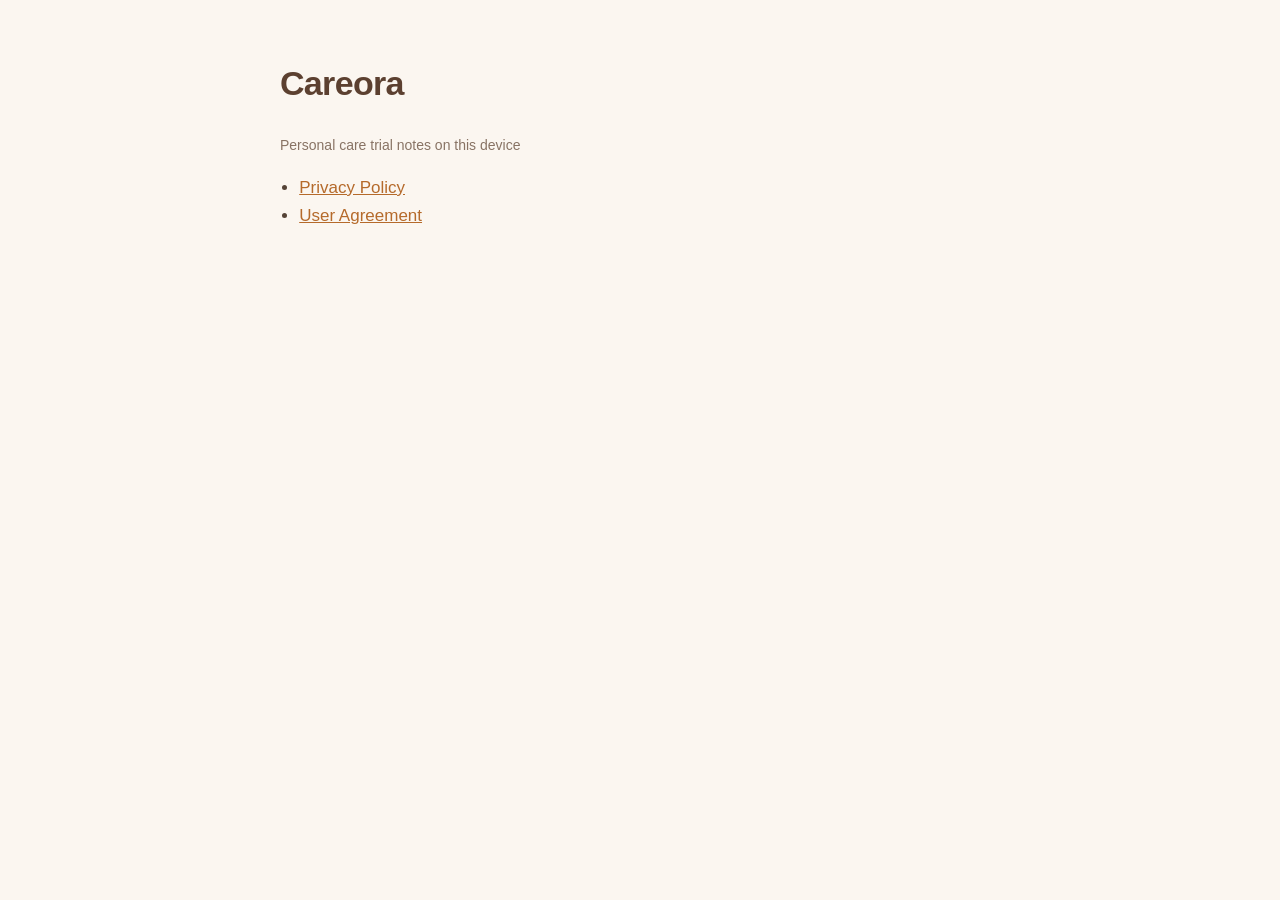
<file: index.html>
<!DOCTYPE html>
<html lang="en">
<head>
  <meta charset="utf-8">
  <meta name="viewport" content="width=device-width, initial-scale=1">
  <title>Careora Support</title>
  <link rel="stylesheet" href="legal.css">
</head>
<body>
  <main>
    <h1>Careora</h1>
    <p class="meta">Personal care trial notes on this device</p>
    <ul>
      <li><a href="privacy-policy.html">Privacy Policy</a></li>
      <li><a href="user-agreement.html">User Agreement</a></li>
    </ul>
  </main>
</body>
</html>
</file>
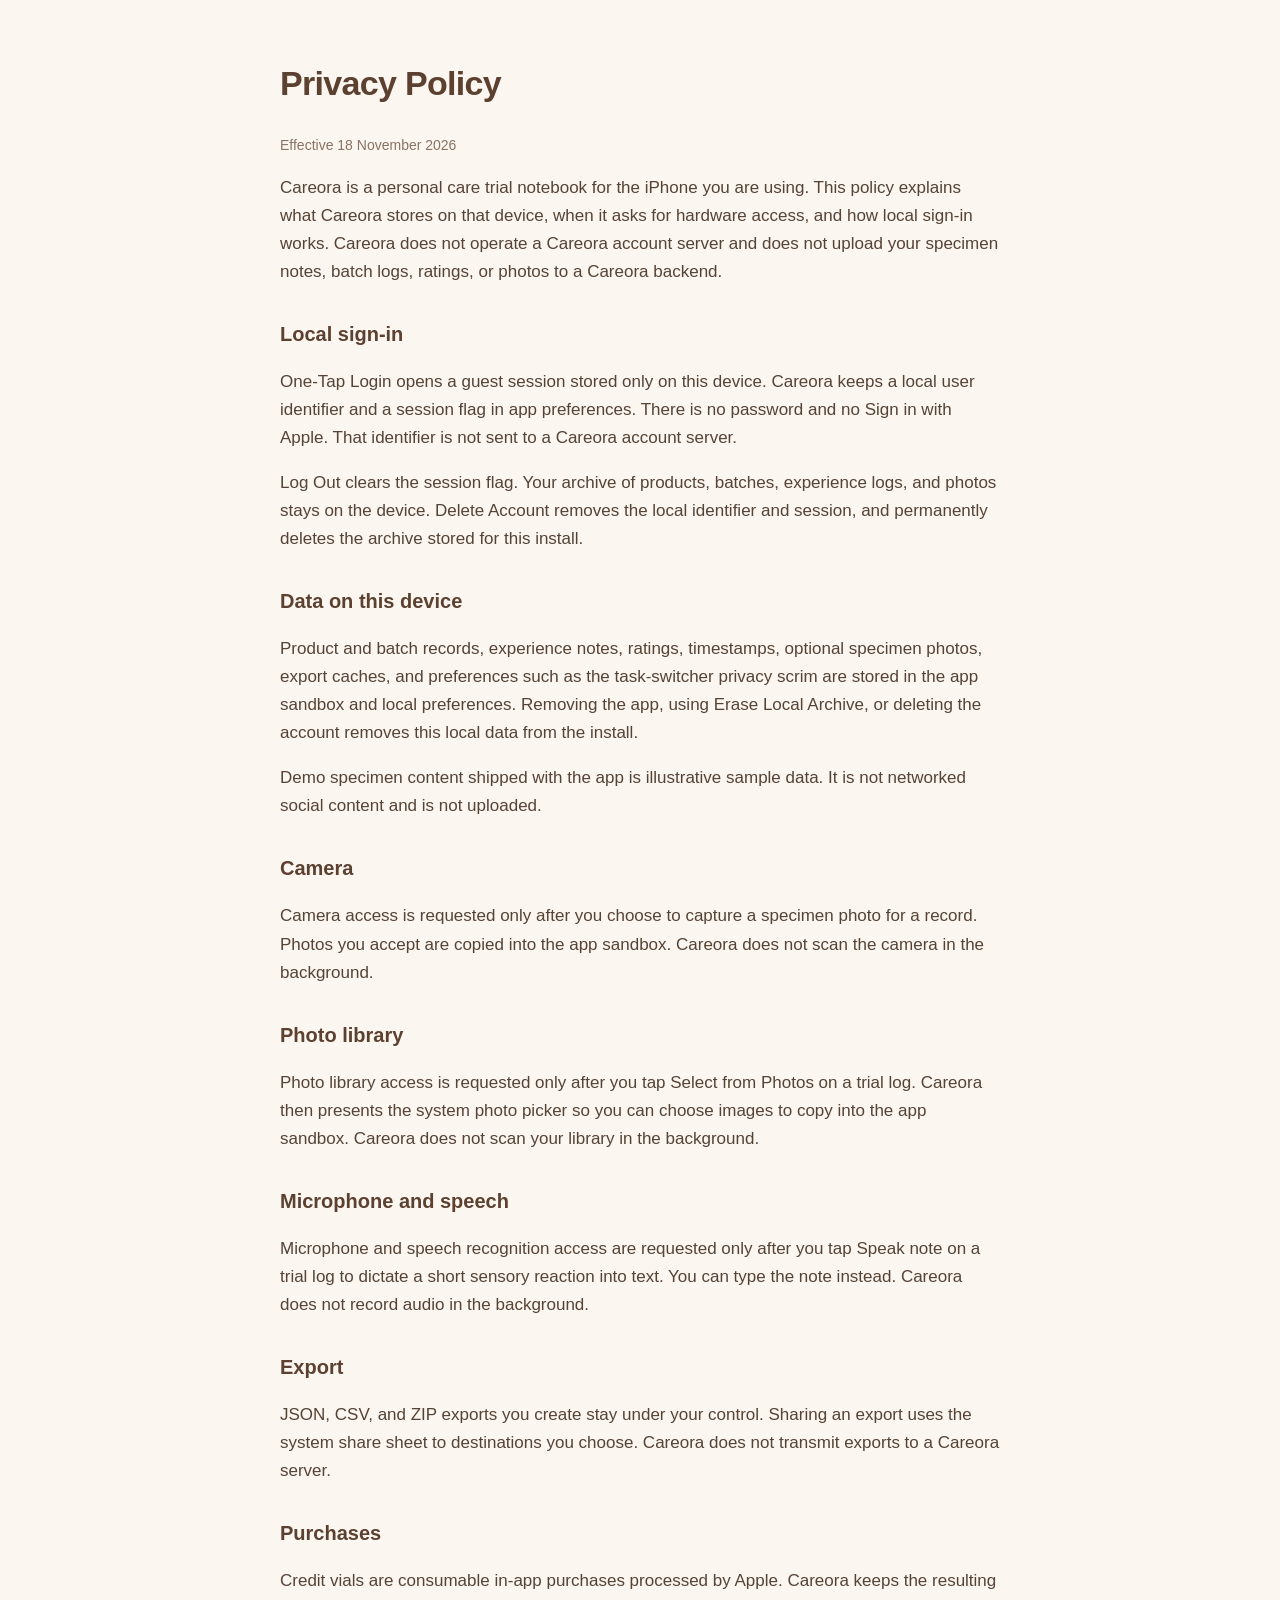
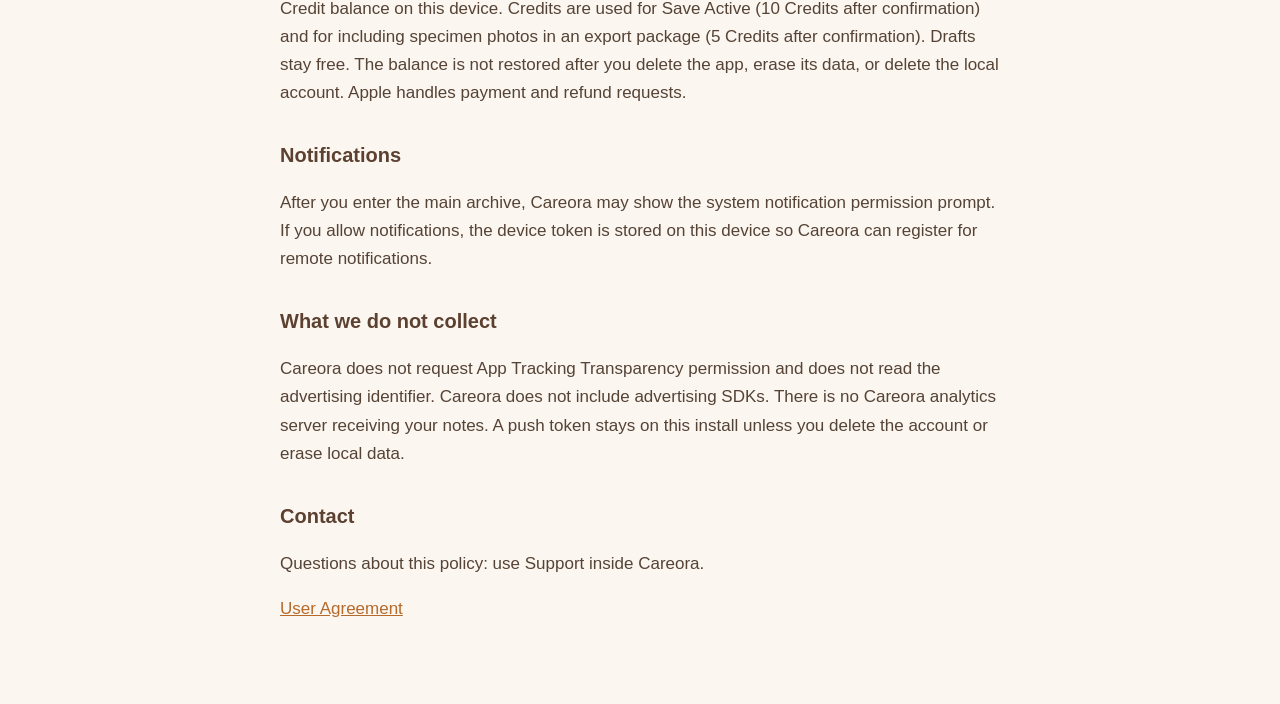
<file: privacy-policy.html>
<!DOCTYPE html>
<html lang="en">
<head>
  <meta charset="utf-8">
  <meta name="viewport" content="width=device-width, initial-scale=1">
  <title>Privacy Policy</title>
  <link rel="stylesheet" href="legal.css">
</head>
<body>
  <main>
    <h1>Privacy Policy</h1>
    <p class="meta">Effective 18 November 2026</p>
    <p>Careora is a personal care trial notebook for the iPhone you are using. This policy explains what Careora stores on that device, when it asks for hardware access, and how local sign-in works. Careora does not operate a Careora account server and does not upload your specimen notes, batch logs, ratings, or photos to a Careora backend.</p>

    <h2>Local sign-in</h2>
    <p>One-Tap Login opens a guest session stored only on this device. Careora keeps a local user identifier and a session flag in app preferences. There is no password and no Sign in with Apple. That identifier is not sent to a Careora account server.</p>
    <p>Log Out clears the session flag. Your archive of products, batches, experience logs, and photos stays on the device. Delete Account removes the local identifier and session, and permanently deletes the archive stored for this install.</p>

    <h2>Data on this device</h2>
    <p>Product and batch records, experience notes, ratings, timestamps, optional specimen photos, export caches, and preferences such as the task-switcher privacy scrim are stored in the app sandbox and local preferences. Removing the app, using Erase Local Archive, or deleting the account removes this local data from the install.</p>
    <p>Demo specimen content shipped with the app is illustrative sample data. It is not networked social content and is not uploaded.</p>

    <h2>Camera</h2>
    <p>Camera access is requested only after you choose to capture a specimen photo for a record. Photos you accept are copied into the app sandbox. Careora does not scan the camera in the background.</p>

    <h2>Photo library</h2>
    <p>Photo library access is requested only after you tap Select from Photos on a trial log. Careora then presents the system photo picker so you can choose images to copy into the app sandbox. Careora does not scan your library in the background.</p>

    <h2>Microphone and speech</h2>
    <p>Microphone and speech recognition access are requested only after you tap Speak note on a trial log to dictate a short sensory reaction into text. You can type the note instead. Careora does not record audio in the background.</p>

    <h2>Export</h2>
    <p>JSON, CSV, and ZIP exports you create stay under your control. Sharing an export uses the system share sheet to destinations you choose. Careora does not transmit exports to a Careora server.</p>

    <h2>Purchases</h2>
    <p>Credit vials are consumable in-app purchases processed by Apple. Careora keeps the resulting Credit balance on this device. Credits are used for Save Active (10 Credits after confirmation) and for including specimen photos in an export package (5 Credits after confirmation). Drafts stay free. The balance is not restored after you delete the app, erase its data, or delete the local account. Apple handles payment and refund requests.</p>

    <h2>Notifications</h2>
    <p>After you enter the main archive, Careora may show the system notification permission prompt. If you allow notifications, the device token is stored on this device so Careora can register for remote notifications.</p>

    <h2>What we do not collect</h2>
    <p>Careora does not request App Tracking Transparency permission and does not read the advertising identifier. Careora does not include advertising SDKs. There is no Careora analytics server receiving your notes. A push token stays on this install unless you delete the account or erase local data.</p>

    <h2>Contact</h2>
    <p>Questions about this policy: use Support inside Careora.</p>
    <p><a href="user-agreement.html">User Agreement</a></p>
  </main>
</body>
</html>
</file>
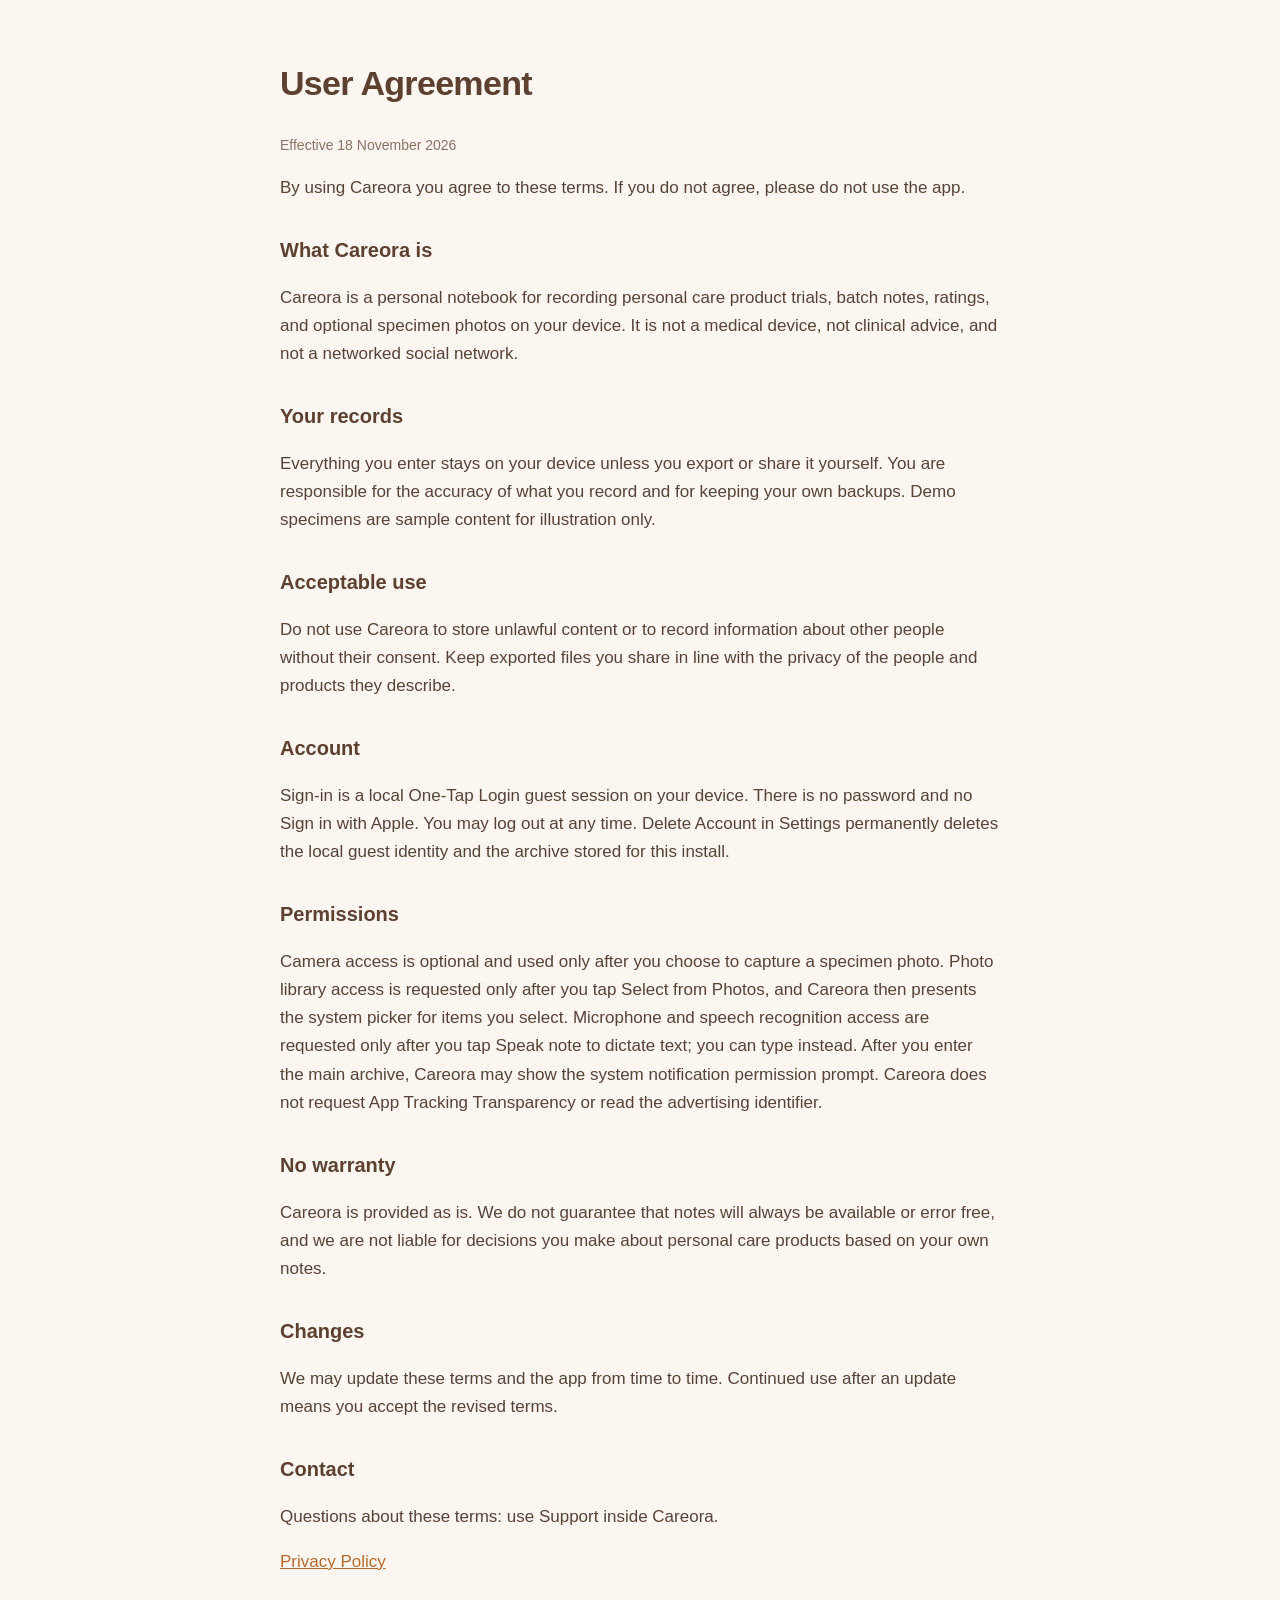
<file: user-agreement.html>
<!DOCTYPE html>
<html lang="en">
<head>
  <meta charset="utf-8">
  <meta name="viewport" content="width=device-width, initial-scale=1">
  <title>User Agreement</title>
  <link rel="stylesheet" href="legal.css">
</head>
<body>
  <main>
    <h1>User Agreement</h1>
    <p class="meta">Effective 18 November 2026</p>
    <p>By using Careora you agree to these terms. If you do not agree, please do not use the app.</p>

    <h2>What Careora is</h2>
    <p>Careora is a personal notebook for recording personal care product trials, batch notes, ratings, and optional specimen photos on your device. It is not a medical device, not clinical advice, and not a networked social network.</p>

    <h2>Your records</h2>
    <p>Everything you enter stays on your device unless you export or share it yourself. You are responsible for the accuracy of what you record and for keeping your own backups. Demo specimens are sample content for illustration only.</p>

    <h2>Acceptable use</h2>
    <p>Do not use Careora to store unlawful content or to record information about other people without their consent. Keep exported files you share in line with the privacy of the people and products they describe.</p>

    <h2>Account</h2>
    <p>Sign-in is a local One-Tap Login guest session on your device. There is no password and no Sign in with Apple. You may log out at any time. Delete Account in Settings permanently deletes the local guest identity and the archive stored for this install.</p>

    <h2>Permissions</h2>
    <p>Camera access is optional and used only after you choose to capture a specimen photo. Photo library access is requested only after you tap Select from Photos, and Careora then presents the system picker for items you select. Microphone and speech recognition access are requested only after you tap Speak note to dictate text; you can type instead. After you enter the main archive, Careora may show the system notification permission prompt. Careora does not request App Tracking Transparency or read the advertising identifier.</p>

    <h2>No warranty</h2>
    <p>Careora is provided as is. We do not guarantee that notes will always be available or error free, and we are not liable for decisions you make about personal care products based on your own notes.</p>

    <h2>Changes</h2>
    <p>We may update these terms and the app from time to time. Continued use after an update means you accept the revised terms.</p>

    <h2>Contact</h2>
    <p>Questions about these terms: use Support inside Careora.</p>
    <p><a href="privacy-policy.html">Privacy Policy</a></p>
  </main>
</body>
</html>
</file>
<file: legal.css>
:root { color-scheme: light; }
body {
  margin: 0;
  background: #fbf6f0;
  color: #2d2621;
  font: 17px/1.65 -apple-system, BlinkMacSystemFont, "Segoe UI", sans-serif;
}
main { max-width: 720px; margin: 0 auto; padding: 32px 20px 64px; }
h1 { font-weight: 700; letter-spacing: -0.02em; color: #5c4030; }
h2 { font-size: 20px; margin-top: 2rem; color: #5c4030; }
a { color: #b56a2b; }
p, li { color: #554336; }
.meta { color: #887364; font-size: 14px; }
ul { padding-left: 1.2rem; }
</file>
